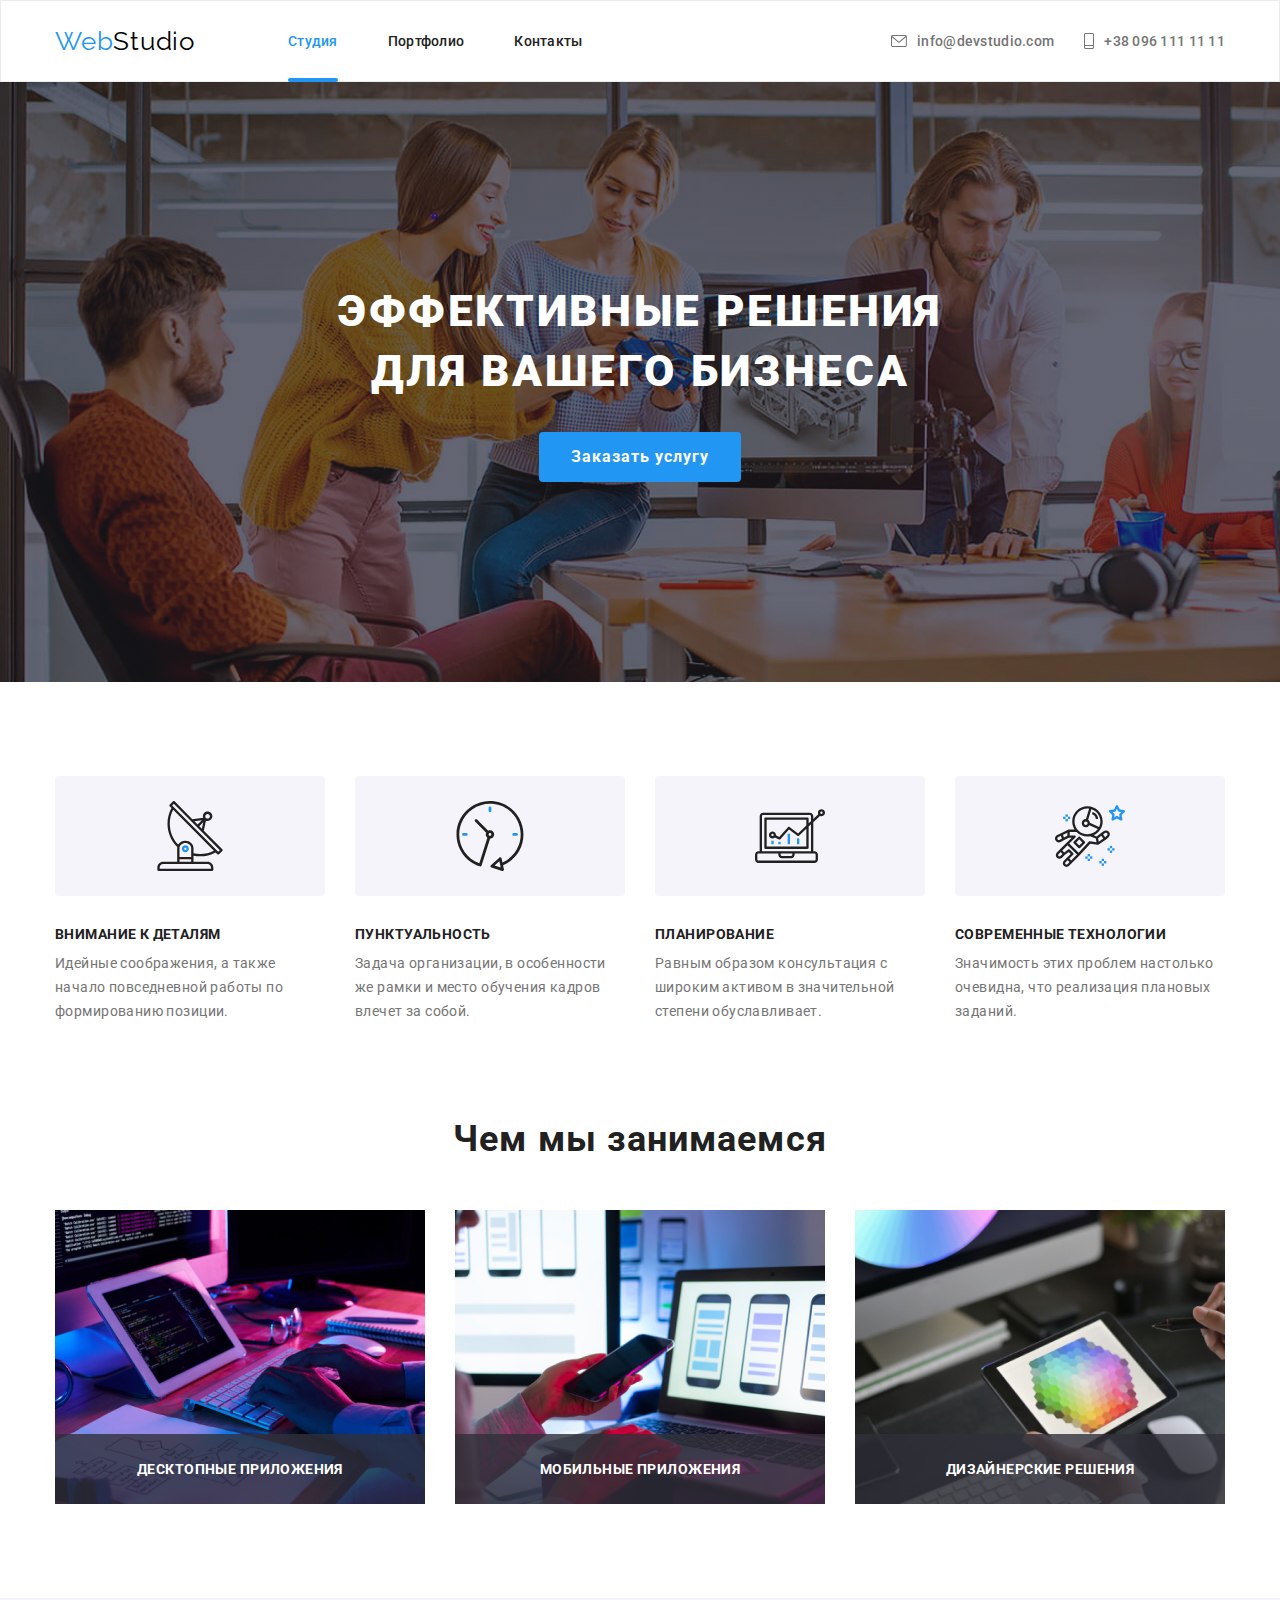
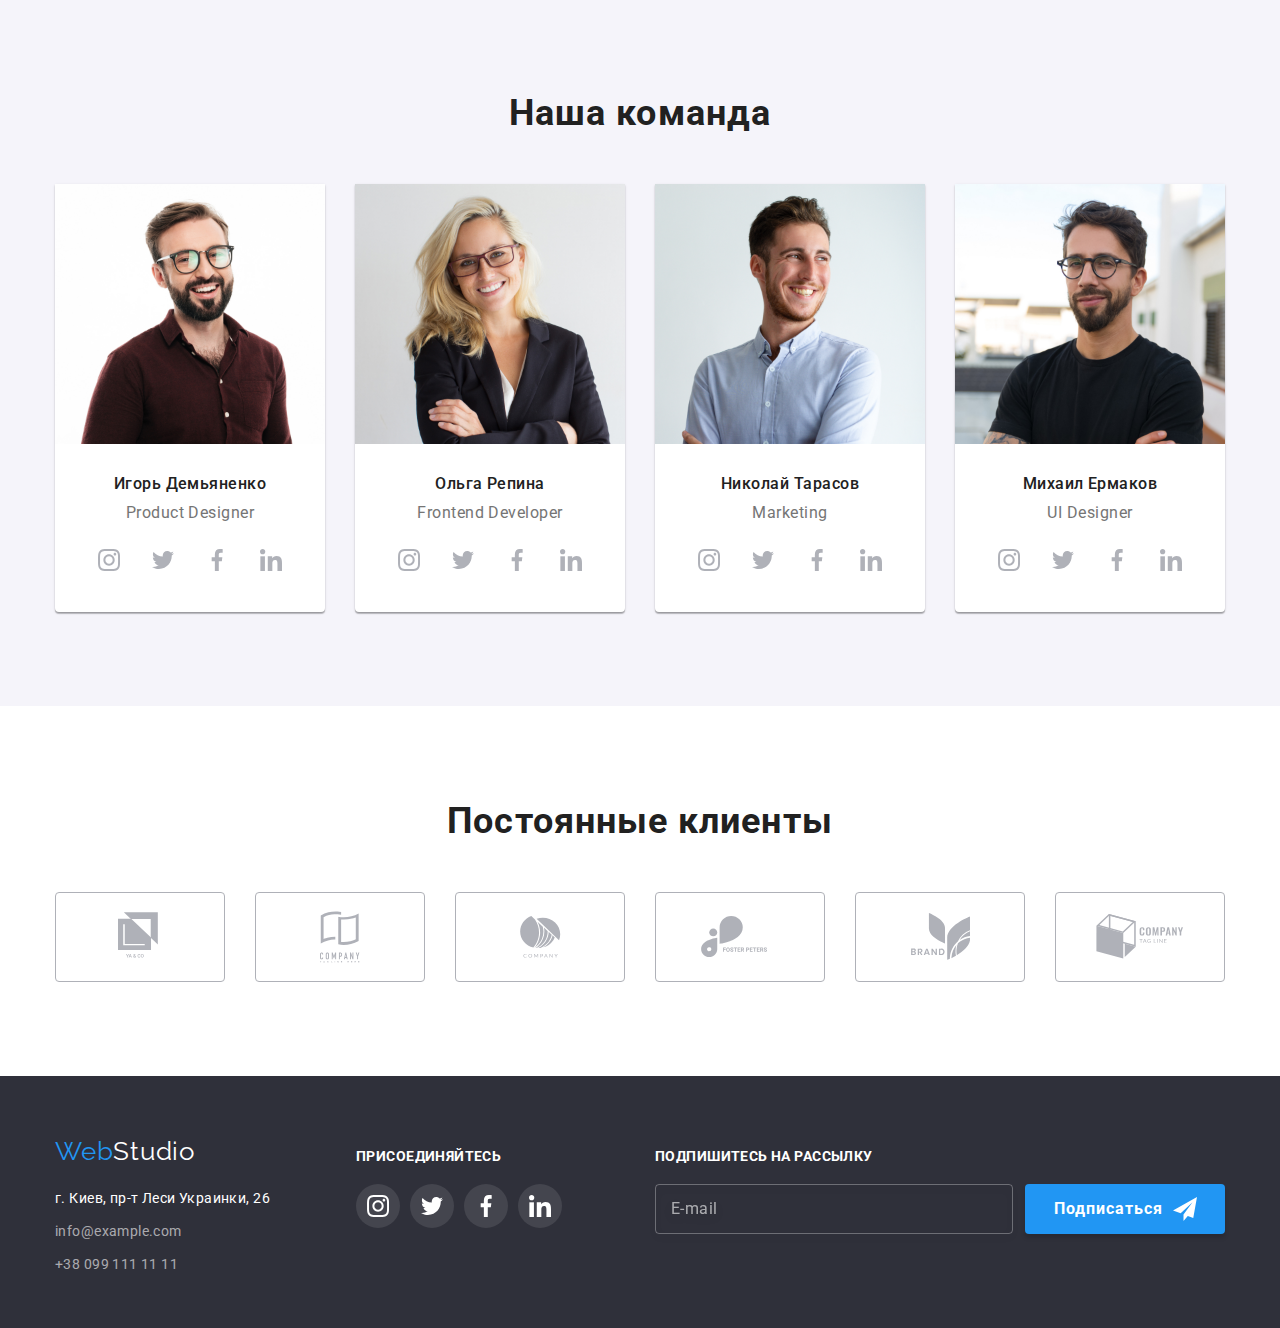
<file: index.html>
<!DOCTYPE html>
<html lang="ru">
<head>
    <meta charset="UTF-8">
    <meta name="viewport" content="width=device-width, initial-scale=1.0">
    <title>WebStudio</title>
    <link rel="stylesheet" href="./css/modern-normalize.css">
    <link rel="stylesheet" href="./css/main.min.css">
    <link rel="preconnect" href="https://fonts.gstatic.com">
    <link href="https://fonts.googleapis.com/css2?family=Raleway:wght@700&family=Roboto:wght@400;500;700;900&display=swap" rel="stylesheet">
</head>
<body>
    <header class="header">
        <div class="container">
            <nav class="navigation">
                <a lang="en" class="logotype" href="./index.html">Web<span class="logo-studio">Studio</span></a>
                <ul class="navigation-list">
                    <li class="navigation-list-item">
                        <a class="current-link" href="./index.html">Студия</a>
                    </li>
                    <li class="navigation-list-item">
                        <a class="navigation-list-link" href="./portfolio.html">Портфолио</a>
                    </li>
                    <li class="navigation-list-item">
                        <a class="navigation-list-link" href="#">Контакты</a>
                    </li>
                </ul>
            </nav>
                <ul class="contacts-list">
                    <li class="contacts-list-item">
                        <a class="contacts-list-link" href="mailto:info@devstudio.com">info@devstudio.com
                            <svg class="contacts-list-icon envelope">
                                <use href="./images/sprite.svg#icon-envelope"></use>
                            </svg>
                        </a>
                    </li>
                    <li class="contacts-list-item">
                        <a class="contacts-list-link" href="tel:+380961111111">+38 096 111 11 11
                            <svg class="contacts-list-icon phone">
                                <use href="./images/sprite.svg#icon-phone"></use>
                            </svg>
                        </a>
                    </li>
                </ul>
            </div>
    </header>
    <main class="main-content">
        <section class="hero">
            <div class="container">
                <h1 class="main-title">Эффективные решения для вашего бизнеса</h1>
                <button class="order-btn" type="button" data-modal-open>Заказать услугу</button>
            </div>
        </section>
        <!--FEATURES-->
        <section class="features section-padding">
            <div class="container">
                <h2 class="visually-hidden">Особенности нашей работы</h2>
                <ul class="features-list">
                    <li class="features-list-item">
                        <div class="icon-container">
                            <svg class="feature-icon">
                                <use href="./images/sprite.svg#icon-antenna"></use>
                            </svg>
                        </div>                      
                        <h3 class="features-list-title">Внимание к деталям</h3>
                            <p class="features-list-description">Идейные соображения, а также начало повседневной работы по формированию позиции.</p>
                    </li>
                    <li class="features-list-item">
                        <div class="icon-container">
                            <svg class="feature-icon">
                                <use href="./images/sprite.svg#icon-clock"></use>
                            </svg>
                        </div>
                        <h3 class="features-list-title">Пунктуальность</h3>
                            <p class="features-list-description">Задача организации, в особенности же рамки и место обучения кадров влечет за собой.</p>
                    </li>
                    <li class="features-list-item">
                        <div class="icon-container">
                            <svg class="feature-icon">
                                <use href="./images/sprite.svg#icon-diagram"></use>
                            </svg>
                        </div>
                        <h3 class="features-list-title">Планирование</h3>
                            <p class="features-list-description">Равным образом консультация с широким активом в значительной степени обуславливает.</p>
                    </li>
                    <li class="features-list-item">
                        <div class="icon-container">
                            <svg class="feature-icon">
                                <use href="./images/sprite.svg#icon-astronaut"></use>
                            </svg>
                        </div>
                        <h3 class="features-list-title">Современные технологии</h3>
                            <p class="features-list-description">Значимость этих проблем настолько очевидна, что реализация плановых заданий.</p>
                    </li>
                </ul>
            </div>
        </section>
        <!--WHAT_WE_DO-->
        <section class="activity">
            <div class="container">
                <h2 class="activity-title">Чем мы занимаемся</h2>
                <ul class="activity-list">
                    <li class="activity-list-item">
                        <img src="./images/what-we-do/wwd_img1.jpg" alt="процесс разработки" width="370" height="294">
                        <div class="activity-description-wrapper">
                            <p class="activity-description">Десктопные приложения</p>
                        </div>
                    </li>
                    <li class="activity-list-item">
                        <img src="./images/what-we-do/wwd_img2.jpg" alt="процесс разработки" width="370" height="294">
                        <div class="activity-description-wrapper">
                            <p class="activity-description">Мобильные приложения</p>
                        </div>
                    </li>
                    <li class="activity-list-item">
                        <img src="./images/what-we-do/wwd_img3.jpg" alt="процесс разработки" width="370" height="294">
                        <div class="activity-description-wrapper">
                            <p class="activity-description">Дизайнерские решения</p>
                        </div>
                    </li>
                </ul>
            </div>
        </section>
        <!--OUR_TEAM-->
        <section class="team section-padding">
            <div class="container">
                <h2 class="team-title">Наша команда</h2>
                <ul class="team-member-list">
                    <li class="team-element">
                        <img src="./images/team/igor-d.jpg" alt="Игорь узнал твою зарплату и смеется" class="team-member" width="270" height="260" >
                            <div class="member-card">
                                <h3 class="team-member-title">Игорь Демьяненко</h3>
                                    <p class="team-member-position" lang="en">Product Designer</p>
                                    <ul class="social-link-list">
                                        <li class="social-link-list-item">
                                            <a href="/" class="social-link-link">
                                                <svg class="social-link-icon">
                                                    <use href="./images/sprite.svg#icon-instagram"></use>
                                                </svg>
                                            </a>
                                        </li>
                                        <li class="social-link-list-item">
                                            <a href="/" class="social-link-link">
                                                <svg class="social-link-icon">
                                                    <use href="./images/sprite.svg#icon-twitter"></use>
                                                </svg>
                                            </a>
                                        </li>
                                        <li class="social-link-list-item">
                                            <a href="/" class="social-link-link">
                                                <svg class="social-link-icon">
                                                    <use href="./images/sprite.svg#icon-facebook"></use>
                                                </svg>
                                            </a>
                                        </li>
                                        <li class="social-link-list-item">
                                            <a href="/" class="social-link-link">
                                                <svg class="social-link-icon">
                                                    <use href="./images/sprite.svg#icon-linkedin"></use>
                                                </svg>
                                            </a>
                                        </li>
                                    </ul>
                            </div>
                    </li>
                    <li class="team-element">
                        <img src="./images/team/olga-r.jpg" alt="Ольга увидела тебя в плавках" class="team-member" width="270" height="260">
                            <div class="member-card">
                                <h3 class="team-member-title">Ольга Репина</h3>
                                    <p class="team-member-position" lang="en">Frontend Developer</p>
                                    <ul class="social-link-list">
                                        <li class="social-link-list-item">
                                            <a href="/" class="social-link-link">
                                                <svg class="social-link-icon">
                                                    <use href="./images/sprite.svg#icon-instagram"></use>
                                                </svg>
                                            </a>
                                        </li>
                                        <li class="social-link-list-item">
                                            <a href="/" class="social-link-link">
                                                <svg class="social-link-icon">
                                                    <use href="./images/sprite.svg#icon-twitter"></use>
                                                </svg>
                                            </a>
                                        </li>
                                        <li class="social-link-list-item">
                                            <a href="/" class="social-link-link">
                                                <svg class="social-link-icon">
                                                    <use href="./images/sprite.svg#icon-facebook"></use>
                                                </svg>
                                            </a>
                                        </li>
                                        <li class="social-link-list-item">
                                            <a href="/" class="social-link-link">
                                                <svg class="social-link-icon">
                                                    <use href="./images/sprite.svg#icon-linkedin"></use>
                                                </svg>
                                            </a>
                                        </li>
                                    </ul>
                            </div>
                    </li>
                    <li class="team-element">
                        <img src="./images/team/nick-t.jpg" alt="Николай смеется сквозь боль" class="team-member" width="270" height="260">
                            <div class="member-card">
                                <h3 class="team-member-title">Николай Тарасов</h3>
                                    <p class="team-member-position" lang="en">Marketing</p>
                                    <ul class="social-link-list">
                                        <li class="social-link-list-item">
                                            <a href="/" class="social-link-link">
                                                <svg class="social-link-icon">
                                                    <use href="./images/sprite.svg#icon-instagram"></use>
                                                </svg>
                                            </a>
                                        </li>
                                        <li class="social-link-list-item">
                                            <a href="/" class="social-link-link">
                                                <svg class="social-link-icon">
                                                    <use href="./images/sprite.svg#icon-twitter"></use>
                                                </svg>
                                            </a>
                                        </li>
                                        <li class="social-link-list-item">
                                            <a href="/" class="social-link-link">
                                                <svg class="social-link-icon">
                                                    <use href="./images/sprite.svg#icon-facebook"></use>
                                                </svg>
                                            </a>
                                        </li>
                                        <li class="social-link-list-item">
                                            <a href="/" class="social-link-link">
                                                <svg class="social-link-icon">
                                                    <use href="./images/sprite.svg#icon-linkedin"></use>
                                                </svg>
                                            </a>
                                        </li>
                                    </ul>
                            </div>
                    </li>
                    <li class="team-element">
                        <img src="./images/team/mick-e.jpg" alt="Миша услышал твой любимый анекдот про старого еврея" class="team-member" width="270" height="260">
                            <div class="member-card">
                                <h3 class="team-member-title">Михаил Ермаков</h3>
                                    <p class="team-member-position" lang="en">UI Designer</p>
                                    <ul class="social-link-list">
                                        <li class="social-link-list-item">
                                            <a href="/" class="social-link-link">
                                                <svg class="social-link-icon">
                                                    <use href="./images/sprite.svg#icon-instagram"></use>
                                                </svg>
                                            </a>
                                        </li>
                                        <li class="social-link-list-item">
                                            <a href="/" class="social-link-link">
                                                <svg class="social-link-icon">
                                                    <use href="./images/sprite.svg#icon-twitter"></use>
                                                </svg>
                                            </a>
                                        </li>
                                        <li class="social-link-list-item">
                                            <a href="/" class="social-link-link">
                                                <svg class="social-link-icon">
                                                    <use href="./images/sprite.svg#icon-facebook"></use>
                                                </svg>
                                            </a>
                                        </li>
                                        <li class="social-link-list-item">
                                            <a href="/" class="social-link-link">
                                                <svg class="social-link-icon">
                                                    <use href="./images/sprite.svg#icon-linkedin"></use>
                                                </svg>
                                            </a>
                                        </li>
                                    </ul>
                            </div>
                    </li>
                </ul>
            </div>
        </section>
        <section class="clients section-padding">
            <div class="container">
                <h2 class="clients-title">Постоянные клиенты</h2>
                <ul class="clients-list">
                    <li class="clients-list-item">
                        <a href="/" class="clients-link">
                            <svg class="clients-icon first-client">
                                <use href="./images/sprite.svg#icon-logo-1"></use>
                            </svg>
                        </a>
                    </li>
                    <li class="clients-list-item">
                        <a href="/" class="clients-link">
                            <svg class="clients-icon second-client">
                                <use href="./images/sprite.svg#icon-logo-2"></use>
                            </svg>
                        </a>
                    </li>
                    <li class="clients-list-item">
                        <a href="/" class="clients-link">
                            <svg class="clients-icon third-client">
                                <use href="./images/sprite.svg#icon-logo-3"></use>
                            </svg>
                        </a>
                    </li>
                    <li class="clients-list-item">
                        <a href="/" class="clients-link">
                            <svg class="clients-icon fourth-client">
                                <use href="./images/sprite.svg#icon-logo-4"></use>
                            </svg>
                        </a>
                    </li>
                    <li class="clients-list-item">
                        <a href="/" class="clients-link">
                            <svg class="clients-icon fifth-client">
                                <use href="./images/sprite.svg#icon-logo-5"></use>
                            </svg>
                        </a>
                    </li>
                    <li class="clients-list-item">
                        <a href="/" class="clients-link">
                            <svg class="clients-icon sixth-client">
                                <use href="./images/sprite.svg#icon-logo-6"></use>
                            </svg>
                        </a>
                    </li>
                </ul>
            </div>
        </section>
    </main>
        <footer class="footer">
            <div class="container">
                <div class="address-container">
                    <a lang="en" class="logotype-footer" href="./index.html">Web<span class="logo-studio-footer">Studio</span></a>
                    <address class="address-block">     
                        <p class="address">г. Киев, пр-т Леси Украинки, 26</p>
                        <ul class="contacts-footer-list">
                            <li class="contacts-footer-element">
                                <a class="contacts-footer-item" href="#">info@example.com</a>
                            </li>
                            <li class="contacts-footer-element">
                                <a class="contacts-footer-item" href="#">+38 099 111 11 11</a>
                            </li>
                        </ul>
                    </address>
                </div>
                <div class="social-footer-container">
                    <p class="invite">Присоединяйтесь</p>
                    <ul class="social-link-list">
                        <li class="social-link-list-item">
                            <a href="/" class="social-link-link">
                                <svg class="social-link-icon dark">
                                    <use href="./images/sprite.svg#icon-instagram"></use>
                                </svg>
                            </a>
                        </li>
                        <li class="social-link-list-item">
                            <a href="/" class="social-link-link">
                                <svg class="social-link-icon dark">
                                    <use href="./images/sprite.svg#icon-twitter"></use>
                                </svg>
                            </a>
                        </li>
                        <li class="social-link-list-item">
                            <a href="/" class="social-link-link">
                                <svg class="social-link-icon dark">
                                    <use href="./images/sprite.svg#icon-facebook"></use>
                                </svg>
                            </a>
                        </li>
                        <li class="social-link-list-item">
                            <a href="/" class="social-link-link">
                                <svg class="social-link-icon dark">
                                    <use href="./images/sprite.svg#icon-linkedin"></use>
                                </svg>
                            </a>
                        </li>
                    </ul>
                </div> 
                <div class="mailing-container">
                    <form class="mailing-form">
                        <div class="mailing-form-wrapper">
                            <div class="email-area-wrapper">
                                <label for="mail" class="mailing-label">Подпишитесь на рассылку</label>
                                <input type="email" name="user-email-mailing" class="mailing-input" id="email" placeholder="E-mail">
                            </div>
                            <div class="mailing-btn-wrapper">
                                <button class="mailing-btn" type="submit">
                                    Подписаться
                                    <svg class="mailing-icon">
                                        <use href="./images/sprite.svg#icon-telegram"></use>
                                    </svg>
                                </button>
                            </div>
                        </div>
                    </form>
                </div> 
            </div>
        </footer>
        <div class="backdrop  is-hidden" data-modal>
            <div class="modal">
                <button type="button" class="close-modal-btn" data-modal-close>
                    <svg class="close-modal-icon">
                        <use href="./images/sprite.svg#icon-cross"></use>
                    </svg>
                </button>
                <p class="form-text">
                    Оставьте свои данные, мы вам перезвоним
                </p>
                <form class="modal-form">
                    <div class="user-data-wrapper">
                        <div class="modal-field-wrapper">
                            <label class="modal-label" for="user-name">
                                Имя
                            </label>
                            <span class="modal-input-wrapper">
                                <input type="text" name="username" class="modal-input" id="user-name">
                                <svg class="user-data-icon">
                                    <use href="./images/sprite.svg#icon-modal-person"></use>
                                </svg>
                            </span>
                        </div>
                        
                        <div class="modal-field-wrapper">
                            <label class="modal-label" for="phone">
                                Телефон
                            </label>
                            <span class="modal-input-wrapper">
                                <input type="tel" name="user-phone-number" class="modal-input" id="phone">
                                <svg class="user-data-icon">
                                    <use href="./images/sprite.svg#icon-modal-phone"></use>
                                </svg>
                            </span>
                        </div>
                        
                        <div class="modal-field-wrapper">
                            <label class="modal-label" for="mail">
                                Почта
                            </label>
                            <span class="modal-input-wrapper">
                                <input type="email" name="user-email" class="modal-input" id="mail">
                                <svg class="user-data-icon">
                                    <use href="./images/sprite.svg#icon-modal-email"></use>
                                </svg>
                            </span>
                        </div>

                        <div class="modal-field-wrapper">
                            <label class="modal-label">
                                Комментарий
                            </label>
                            <textarea name="user-comment" class="comment-field" placeholder="Введите текст"></textarea>
                        </div>
                    </div>

                    <div class="policy-wrapper">
                        <input type="checkbox" name="agreement-policy" class="agreement-check visually-hidden" id="agreement">
                        <label for="agreement" class="checkbox-label">Соглашаюсь с рассылкой и принимаю <a href="" class="policy-link">Условия договора</a> </label>
                    </div>
                    <button type="submit" class="modal-send-btn">Отправить</button>
                </form>
            </div>
        </div>
        <script src="./js/modal.js"></script>
    </body>
</html>
</file>
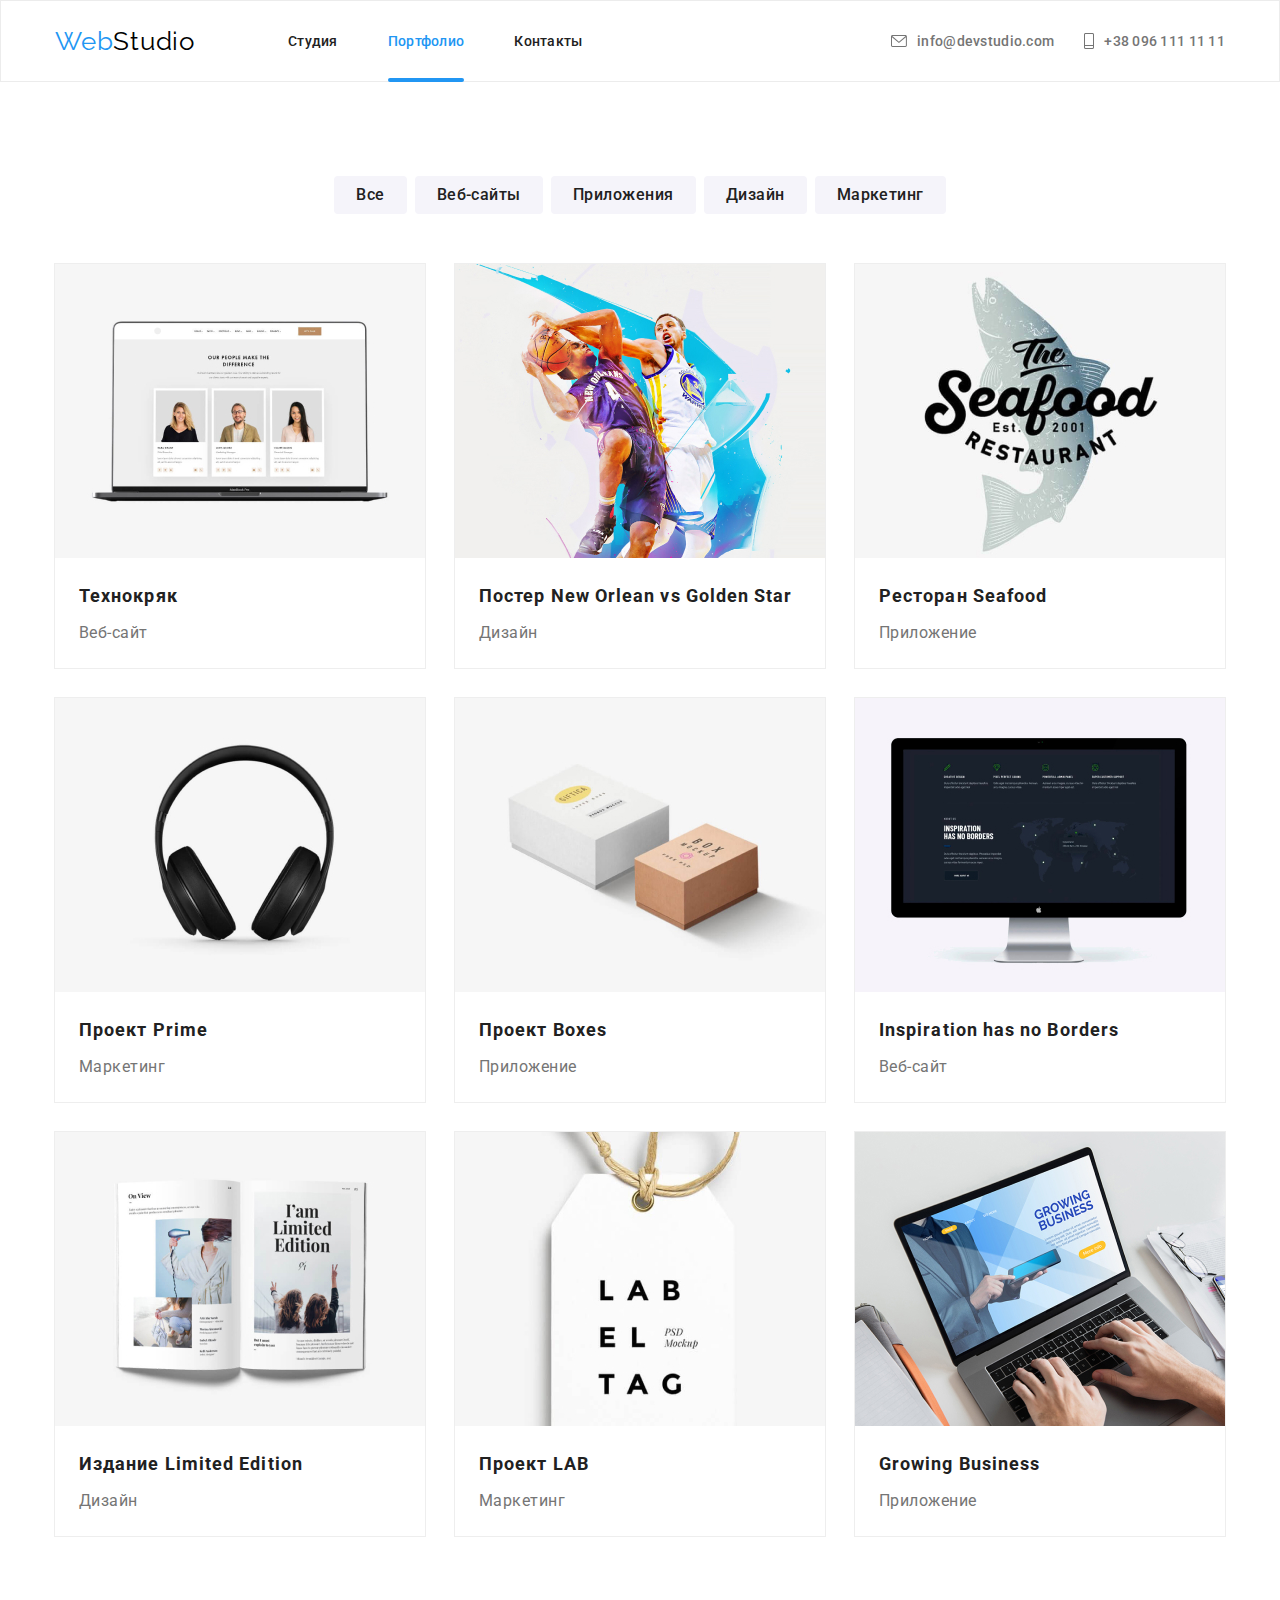
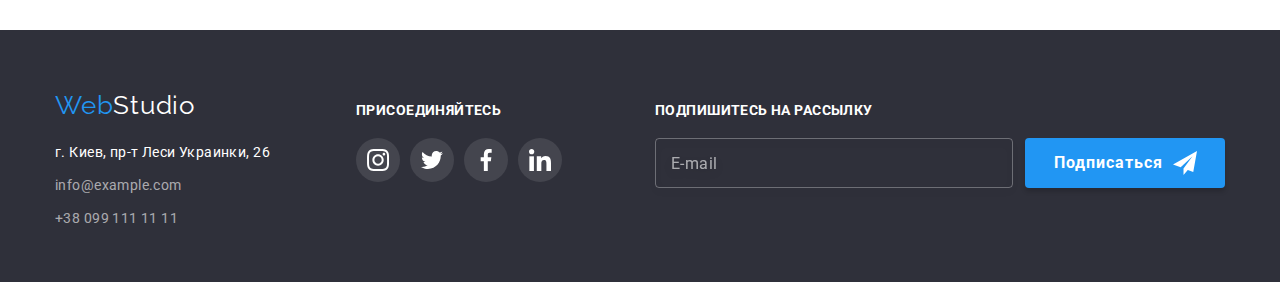
<file: portfolio.html>
<!DOCTYPE html>
<html lang="ru">
<head>
    <meta charset="UTF-8">
    <meta name="viewport" content="width=device-width, initial-scale=1.0">
    <title>portfolio</title>
    <link rel="stylesheet" href="./css/modern-normalize.css">
    <link rel="stylesheet" href="./css/main.min.css">
    <link rel="preconnect" href="https://fonts.gstatic.com">
    <link href="https://fonts.googleapis.com/css2?family=Raleway:wght@700&family=Roboto:wght@400;500;700;900&display=swap" rel="stylesheet">
</head>
<body>
    <header class="header">
        <div class="container">
            <nav class="navigation">
                <a lang="en" class="logotype" href="./index.html">Web<span class="logo-studio">Studio</span></a>
                <ul class="navigation-list">
                    <li class="navigation-list-item">
                        <a class="navigation-list-link" href="./index.html">Студия</a>
                    </li>
                    <li class="navigation-list-item">
                        <a class="current-link" href="./portfolio.html">Портфолио</a>
                    </li>
                    <li class="navigation-list-item">
                        <a class="navigation-list-link" href="#">Контакты</a>
                    </li>
                </ul>
            </nav>
                <ul class="contacts-list">
                    <li class="contacts-list-item">
                        <a class="contacts-list-link" href="mailto:info@devstudio.com">info@devstudio.com
                            <svg class="contacts-list-icon envelope">
                                <use href="./images/sprite.svg#icon-envelope"></use>
                            </svg>
                        </a>
                    </li>
                    <li class="contacts-list-item">
                        <a class="contacts-list-link" href="tel:+380961111111">+38 096 111 11 11
                            <svg class="contacts-list-icon phone">
                                <use href="./images/sprite.svg#icon-phone"></use>
                            </svg>
                        </a>
                    </li>
                </ul>
            </div>
    </header>
    <main>
        <!--Portfolio-->
        <section class="portfolio-general  section-padding">
            <div class="container">
                <h1 hidden>Каталог работ</h1>
                <ul class="filter-list">
                    <li class="filter-list-item">
                        <button class="filter-btn" type="button">Все</button>
                    </li>
                    <li class="filter-list-item">
                        <button class="filter-btn" type="button">Веб-сайты</button>
                    </li>
                    <li class="filter-list-item">
                        <button class="filter-btn" type="button">Приложения</button>
                    </li>
                    <li class="filter-list-item">
                        <button class="filter-btn" type="button">Дизайн</button>
                    </li>
                    <li class="filter-list-item">
                        <button class="filter-btn" type="button">Маркетинг</button>
                    </li>
                </ul>
                <ul class="portfolio-list">
                    <li class="portfolio-list-item">
                        <a class="portfolio-list-link" href="#">
                            <div class="portfolio-img-wrapper">
                                <img src="./images/portfolio/project-first.jpg" alt="ноутбук" width="370" height="294">
                                <div class="overlay-wrapper">
                                    <p class="overlay">Технокряк это современная площадка распространения коронавируса. Компании используют эту платформу
                                        для цифрового
                                        шпионажа и атак на защищённые сервера конкурентов.</p>
                                </div>
                            </div>
                            <div class="portfolio-card-container">
                                <h2 class="portfolio-list-title">Технокряк</h2>
                                <p class="portfolio-list-description">Веб-сайт</p>
                            </div>      
                        </a>
                    </li>
                    <li class="portfolio-list-item">
                        <a class="portfolio-list-link" href="#">
                            <div class="portfolio-img-wrapper">
                                <img src="./images/portfolio/project-second.jpg" alt="баскетболисты" width="370" height="294">
                                <div class="overlay-wrapper">
                                    <p class="overlay">Технокряк это современная площадка распространения коронавируса. Компании используют эту
                                        платформу
                                        для цифрового
                                        шпионажа и атак на защищённые сервера конкурентов.</p>
                                </div>
                            </div>
                            <div class="portfolio-card-container">
                                <h2 class="portfolio-list-title">Постер <span lang="en">New Orlean vs Golden Star</span></h2>
                                <p class="portfolio-list-description">Дизайн</p>
                            </div>
                        </a>
                    </li>
                    <li class="portfolio-list-item">
                        <a class="portfolio-list-link" href="#">
                            <div class="portfolio-img-wrapper">
                                <img src="./images/portfolio/project-third.jpg" alt="логотип ресторана" width="370" height="294">
                                <div class="overlay-wrapper">
                                    <p class="overlay">Технокряк это современная площадка распространения коронавируса. Компании используют эту
                                        платформу
                                        для цифрового
                                        шпионажа и атак на защищённые сервера конкурентов.</p>
                                </div>
                            </div>
                            <div class="portfolio-card-container">
                                <h2 class="portfolio-list-title">Ресторан <span lang="en">Seafood</span></h2>
                                <p class="portfolio-list-description">Приложение</p>
                            </div>
                        </a>
                    </li>
                    <li class="portfolio-list-item">
                        <a class="portfolio-list-link" href="#">
                            <div class="portfolio-img-wrapper">
                                <img src="./images/portfolio/project-fourth.jpg" alt="наушники" width="370" height="294">
                                <div class="overlay-wrapper">
                                    <p class="overlay">Технокряк это современная площадка распространения коронавируса. Компании используют эту
                                        платформу
                                        для цифрового
                                        шпионажа и атак на защищённые сервера конкурентов.</p>
                                </div>
                            </div>
                            <div class="portfolio-card-container">
                                <h2 class="portfolio-list-title">Проект <span lang="en">Prime</span></h2>
                                <p class="portfolio-list-description">Маркетинг</p>
                            </div>                          
                        </a>
                    </li>
                    <li class="portfolio-list-item">
                        <a class="portfolio-list-link" href="#">
                            <div class="portfolio-img-wrapper">
                                <img src="./images/portfolio/project-fifth.jpg" alt=" две коробки" width="370" height="294">
                                <div class="overlay-wrapper">
                                    <p class="overlay">Технокряк это современная площадка распространения коронавируса. Компании используют эту
                                        платформу
                                        для цифрового
                                        шпионажа и атак на защищённые сервера конкурентов.</p>
                                </div>
                            </div>
                            <div class="portfolio-card-container">
                                <h2 class="portfolio-list-title">Проект <span lang="en">Boxes</span></h2>
                                <p class="portfolio-list-description">Приложение</p>
                            </div>
                        </a>
                    </li>
                    <li class="portfolio-list-item">
                        <a class="portfolio-list-link" href="#">
                            <div class="portfolio-img-wrapper">
                                <img src="./images/portfolio/project-sixth.jpg" alt="компьютер моноблок" width="370" height="294">
                                <div class="overlay-wrapper">
                                    <p class="overlay">Технокряк это современная площадка распространения коронавируса. Компании используют эту
                                        платформу
                                        для цифрового
                                        шпионажа и атак на защищённые сервера конкурентов.</p>
                                </div>
                            </div>                        
                            <div class="portfolio-card-container">
                                <h2 class="portfolio-list-title"><span lang="en">Inspiration has no Borders</span></h2>
                                <p class="portfolio-list-description">Веб-сайт</p>
                            </div>
                        </a>
                    </li>
                    <li class="portfolio-list-item">
                        <a class="portfolio-list-link" href="#">
                            <div class="portfolio-img-wrapper">
                                <img src="./images/portfolio/project-seventh.jpg" alt="раскрытая книга" width="370" height="294">
                                <div class="overlay-wrapper">
                                    <p class="overlay">Технокряк это современная площадка распространения коронавируса. Компании используют эту
                                        платформу
                                        для цифрового
                                        шпионажа и атак на защищённые сервера конкурентов.</p>
                                </div>
                            </div>
                            <div class="portfolio-card-container">
                                <h2 class="portfolio-list-title">Издание <span lang="en">Limited Edition</span></h2>
                                <p class="portfolio-list-description">Дизайн</p>
                            </div>
                        </a>
                    </li>
                    <li class="portfolio-list-item">
                        <a class="portfolio-list-link" href="#">
                            <div class="portfolio-img-wrapper">
                                <img src="./images/portfolio/project-eighth.jpg" alt="ярлык" width="370" height="294">
                                <div class="overlay-wrapper">
                                    <p class="overlay">Технокряк это современная площадка распространения коронавируса. Компании используют эту
                                        платформу
                                        для цифрового
                                        шпионажа и атак на защищённые сервера конкурентов.</p>
                                </div>
                            </div>
                            <div class="portfolio-card-container">
                                <h2 class="portfolio-list-title">Проект <span lang="en">LAB</span></h2>
                                <p class="portfolio-list-description">Маркетинг</p>
                            </div>
                        </a>
                    </li>
                    <li class="portfolio-list-item">
                        <a class="portfolio-list-link" href="#">
                            <div class="portfolio-img-wrapper">
                                <img src="./images/portfolio/project-ninth.jpg" alt="работа на ноутбуке" width="370" height="294">
                                <div class="overlay-wrapper">
                                    <p class="overlay">Технокряк это современная площадка распространения коронавируса. Компании используют эту
                                        платформу
                                        для цифрового
                                        шпионажа и атак на защищённые сервера конкурентов.</p>
                                </div>
                            </div>
                            <div class="portfolio-card-container">
                                <h2 class="portfolio-list-title"><span lang="en">Growing Business</span></h2>
                                <p class="portfolio-list-description">Приложение</p>
                            </div>                         
                        </a>
                    </li>
                </ul>
            </div>
        </section>
    </main>
    <footer class="footer">
        <div class="container">
            <div class="address-container">
                <a lang="en" class="logotype-footer" href="./index.html">Web<span
                        class="logo-studio-footer">Studio</span></a>
                <address class="address-block">
                    <p class="address">г. Киев, пр-т Леси Украинки, 26</p>
                    <ul class="contacts-footer-list">
                        <li class="contacts-footer-element">
                            <a class="contacts-footer-item" href="#">info@example.com</a>
                        </li>
                        <li class="contacts-footer-element">
                            <a class="contacts-footer-item" href="#">+38 099 111 11 11</a>
                        </li>
                    </ul>
                </address>
            </div>
            <div class="social-footer-container">
                <p class="invite">Присоединяйтесь</p>
                <ul class="social-link-list">
                    <li class="social-link-list-item">
                        <a href="/" class="social-link-link">
                            <svg class="social-link-icon dark">
                                <use href="./images/sprite.svg#icon-instagram"></use>
                            </svg>
                        </a>
                    </li>
                    <li class="social-link-list-item">
                        <a href="/" class="social-link-link">
                            <svg class="social-link-icon dark">
                                <use href="./images/sprite.svg#icon-twitter"></use>
                            </svg>
                        </a>
                    </li>
                    <li class="social-link-list-item">
                        <a href="/" class="social-link-link">
                            <svg class="social-link-icon dark">
                                <use href="./images/sprite.svg#icon-facebook"></use>
                            </svg>
                        </a>
                    </li>
                    <li class="social-link-list-item">
                        <a href="/" class="social-link-link">
                            <svg class="social-link-icon dark">
                                <use href="./images/sprite.svg#icon-linkedin"></use>
                            </svg>
                        </a>
                    </li>
                </ul>
            </div>
            <div class="mailing-container">
                <form class="mailing-form">
                    <div class="mailing-form-wrapper">
                        <div class="email-area-wrapper">
                            <label for="mail" class="mailing-label">Подпишитесь на рассылку</label>
                            <input type="email" name="user-email-mailing" class="mailing-input" id="mail"
                                placeholder="E-mail">
                        </div>
                        <div class="mailing-btn-wrapper">
                            <button class="mailing-btn" type="submit">
                                Подписаться
                                <svg class="mailing-icon">
                                    <use href="./images/sprite.svg#icon-telegram"></use>
                                </svg>
                            </button>
                        </div>
                    </div>
                </form>
            </div>
        </div>
    </footer>
</body>
</html>
</file>
<file: css/main.min.css>
:root{--main-color: #ffffff;--logo-studio-header-color: #000000;--header-hero-footer-bg-color: #2f303a;--accent-color: #2196f3;--description-color: #757575;--title-and-nav-font-color: #212121;--bg-color-secondary: #f5f4fa;--common-font-size: 16px;--contact-footer-color: #ffffff99;--border-header-color: #ececec;--border-items-color: #eeeeee;--hover-button-color: #188ce8;--social-link-primary-color: #afb1b8;--social-link-footer-color: rgba(255, 255, 255, 0.1)}.visually-hidden{position:absolute !important;clip:rect(1px 1px 1px 1px);clip:rect(1px, 1px, 1px, 1px);padding:0 !important;border:0 !important;height:1px !important;width:1px !important;overflow:hidden}body{font-family:"Roboto", sans-serif;letter-spacing:0.03em;background-color:var(--main-color)}h1,h2,h3,h4,h5,h6,p{margin:0}ul,ol{margin:0;padding:0}img{display:block}.section-padding{padding-top:94px;padding-bottom:94px}ul[class*="list"]{list-style:none}.container{width:1200px;padding-left:15px;padding-right:15px;margin-left:auto;margin-right:auto}.header .container{display:-webkit-box;display:-ms-flexbox;display:flex;-webkit-box-align:center;-ms-flex-align:center;align-items:center}.hero .container{text-align:center;padding:200px 252px}.activity .container{text-align:center}.team .container{text-align:center}.modal-send-btn{width:200px;height:50px;color:var(--main-color);background-color:var(--accent-color);font-weight:700;font-size:16px;line-height:1.875;letter-spacing:0.06em;-webkit-box-shadow:0px 4px 4px rgba(0,0,0,0.15);box-shadow:0px 4px 4px rgba(0,0,0,0.15);border-radius:4px;border:none;display:block;margin-right:auto;margin-left:auto;-webkit-transition:background-color 250ms cubic-bezier(0.4, 0, 0.2, 1);transition:background-color 250ms cubic-bezier(0.4, 0, 0.2, 1)}.modal-send-btn:hover,.modal-send-btn:focus{background-color:var(--hover-button-color)}.social-link-list{display:-webkit-box;display:-ms-flexbox;display:flex;-webkit-box-pack:justify;-ms-flex-pack:justify;justify-content:space-between}.social-link-list-item{display:-webkit-box;display:-ms-flexbox;display:flex}.social-link-link{display:-webkit-box;display:-ms-flexbox;display:flex;-webkit-box-pack:center;-ms-flex-pack:center;justify-content:center;-webkit-box-align:center;-ms-flex-align:center;align-items:center;width:44px;height:44px;background-color:var(--main-color);border-radius:50%;-webkit-transition:background-color 250ms cubic-bezier(0.4, 0, 0.2, 1);transition:background-color 250ms cubic-bezier(0.4, 0, 0.2, 1)}.social-link-link:hover,.social-link-link:focus{background-color:var(--accent-color)}.social-link-icon{width:22px;height:22px;fill:var(--social-link-primary-color);-webkit-transition:fill 250ms cubic-bezier(0.4, 0, 0.2, 1);transition:fill 250ms cubic-bezier(0.4, 0, 0.2, 1)}.social-link-link:hover .social-link-icon,.social-link-link:focus .social-link-icon{fill:var(--main-color)}.social-footer-container{width:206px;padding-top:12px;margin-right:93px}.invite{margin-bottom:20px;text-transform:uppercase;font-style:normal;font-weight:700;font-size:14px;line-height:1.143;letter-spacing:0.03em;color:var(--main-color)}.social-link-link{background-color:var(--social-link-footer-color)}.dark{fill:var(--main-color)}.logotype,.logotype-footer{font-family:"Raleway";text-decoration:none;font-size:26px;line-height:1.192;letter-spacing:0.03em;color:var(--accent-color)}.logotype{margin-right:93px}.logo-studio{color:var(--logo-studio-header-color)}.logo-studio-footer{color:var(--main-color)}.order-btn{padding:10px 32px;border:none;border-radius:4px;font-weight:700;font-size:var(--common-font-size);line-height:1.875;letter-spacing:0.06em;color:var(--main-color);background-color:var(--accent-color);cursor:pointer;-webkit-transition:background-color 250ms cubic-bezier(0.4, 0, 0.2, 1);transition:background-color 250ms cubic-bezier(0.4, 0, 0.2, 1)}.order-btn:hover,.order-btn:focus{background-color:var(--hover-button-color)}.features-list-title{margin-bottom:10px;font-weight:700;font-size:14px;line-height:1.143;letter-spacing:0.03em;text-transform:uppercase;color:var(--title-and-nav-font-color)}.activity-title{margin-bottom:50px;font-weight:700;font-size:36px;line-height:1.167;letter-spacing:0.03em;color:var(--title-and-nav-font-color)}.team-title{margin-bottom:50px;font-weight:700;font-size:36px;line-height:1.167;letter-spacing:0.03em;color:var(--title-and-nav-font-color)}.clients-title{margin-bottom:50px;font-weight:700;font-size:36px;line-height:1.167;letter-spacing:0.03em;color:#212121;text-align:center}.filter-list{display:-webkit-box;display:-ms-flexbox;display:flex;-webkit-box-pack:center;-ms-flex-pack:center;justify-content:center;padding-bottom:50px}.filter-list-item:not(:last-child){margin-right:8px}.filter-btn{padding:6px 22px;border:none;border-radius:4px;font-weight:500;font-size:var(--common-font-size);line-height:1.625;text-align:center;letter-spacing:0.03em;color:var(--title-and-nav-font-color);background-color:var(--bg-color-secondary);cursor:pointer;-webkit-transition:all 250ms cubic-bezier(0.4, 0, 0.2, 1);transition:all 250ms cubic-bezier(0.4, 0, 0.2, 1)}.filter-btn:hover,.filter-btn:focus{background-color:var(--accent-color);color:var(--main-color);-webkit-box-shadow:0px 3px 1px rgba(0,0,0,0.1),0px 1px 2px rgba(0,0,0,0.08),0px 2px 2px rgba(0,0,0,0.12);box-shadow:0px 3px 1px rgba(0,0,0,0.1),0px 1px 2px rgba(0,0,0,0.08),0px 2px 2px rgba(0,0,0,0.12)}.mailing-btn{width:200px;height:50px;font-weight:700;font-size:16px;line-height:1.875;letter-spacing:0.06em;padding-right:62px;padding-left:29px;background:#2196f3;color:var(--main-color);-webkit-box-shadow:0px 4px 4px rgba(0,0,0,0.15);box-shadow:0px 4px 4px rgba(0,0,0,0.15);border-radius:4px;border:none;position:relative;-webkit-transition:background-color 250ms cubic-bezier(0.4, 0, 0.2, 1);transition:background-color 250ms cubic-bezier(0.4, 0, 0.2, 1)}.mailing-btn:hover,.mailing-btn:focus{background-color:var(--hover-button-color)}.mailing-icon{width:24px;height:24px;position:absolute;top:50%;right:28px;-webkit-transform:translateY(-50%);transform:translateY(-50%)}.mailing-form-wrapper{display:-webkit-box;display:-ms-flexbox;display:flex;-webkit-box-align:end;-ms-flex-align:end;align-items:flex-end;margin-top:12px}.mailing-label{font-weight:700;font-size:14px;line-height:1.143;letter-spacing:0.03em;text-transform:uppercase;color:#ffffff;margin-bottom:20px}.email-area-wrapper{display:-webkit-box;display:-ms-flexbox;display:flex;-webkit-box-orient:vertical;-webkit-box-direction:normal;-ms-flex-direction:column;flex-direction:column;margin-right:12px}.mailing-input{width:358px;height:50px;padding-left:15px;border:1px solid rgba(255,255,255,0.3);-webkit-filter:drop-shadow(0px 4px 4px rgba(0,0,0,0.15));filter:drop-shadow(0px 4px 4px rgba(0,0,0,0.15));border-radius:4px;color:var(--main-color);background-color:transparent;outline:none;-webkit-transition:border 250ms cubic-bezier(0.4, 0, 0.2, 1);transition:border 250ms cubic-bezier(0.4, 0, 0.2, 1)}.mailing-input::-webkit-input-placeholder{font-weight:400;font-size:16px;line-height:1.25;letter-spacing:0.03em;color:rgba(255,255,255,0.6)}.mailing-input:-ms-input-placeholder{font-weight:400;font-size:16px;line-height:1.25;letter-spacing:0.03em;color:rgba(255,255,255,0.6)}.mailing-input::-ms-input-placeholder{font-weight:400;font-size:16px;line-height:1.25;letter-spacing:0.03em;color:rgba(255,255,255,0.6)}.mailing-input::placeholder{font-weight:400;font-size:16px;line-height:1.25;letter-spacing:0.03em;color:rgba(255,255,255,0.6)}.mailing-input:focus{border:1px solid var(--hover-button-color)}.overlay-wrapper{width:100%;height:100%;font-weight:400;font-size:18px;line-height:1.556;letter-spacing:0.03em;padding:63px 24px;color:#ffffff;background-color:rgba(33,150,243,0.9);position:absolute;top:0;left:0;-webkit-transform:translateY(100%);transform:translateY(100%);-webkit-transition:-webkit-transform 250ms cubic-bezier(0.4, 0, 0.2, 1);transition:-webkit-transform 250ms cubic-bezier(0.4, 0, 0.2, 1);transition:transform 250ms cubic-bezier(0.4, 0, 0.2, 1);transition:transform 250ms cubic-bezier(0.4, 0, 0.2, 1), -webkit-transform 250ms cubic-bezier(0.4, 0, 0.2, 1)}.portfolio-list-link:hover .overlay-wrapper,.portfolio-list-link:focus .overlay-wrapper{-webkit-transform:translateY(0);transform:translateY(0)}.close-modal-icon{width:11px;height:11px}.close-modal-btn{position:absolute;right:8px;top:8px;width:30px;height:30px;background-color:transparent;border:1px solid rgba(0,0,0,0.1);border-radius:50%;cursor:pointer;-webkit-transition:all 250ms cubic-bezier(0.4, 0, 0.2, 1);transition:all 250ms cubic-bezier(0.4, 0, 0.2, 1)}.close-modal-btn:hover,.close-modal-btn:focus{fill:var(--accent-color)}.modal-form{margin-top:12px}.form-text{font-weight:700;font-size:20px;line-height:1.15;text-align:center;letter-spacing:0.03em;color:var(--title-and-nav-font-color)}.modal-field-wrapper{display:-webkit-box;display:-ms-flexbox;display:flex;-webkit-box-orient:vertical;-webkit-box-direction:normal;-ms-flex-direction:column;flex-direction:column}.modal-field-wrapper:not(:last-child){margin-bottom:10px}.user-data-wrapper{margin-bottom:20px}.modal-label{font-weight:400;font-size:12px;line-height:1.167;letter-spacing:0.01em;color:var(--description-color);margin-bottom:4px}.modal-input{width:100%;height:40px;border:1px solid rgba(33,33,33,0.2);border-radius:4px;padding-left:42px;outline:none;-webkit-transition:border 250ms cubic-bezier(0.4, 0, 0.2, 1);transition:border 250ms cubic-bezier(0.4, 0, 0.2, 1)}.modal-input:focus{border:1px solid var(--accent-color);cursor:pointer}.modal-input-wrapper{display:block;position:relative}.user-data-icon{width:18px;height:18px;position:absolute;top:50%;left:12px;-webkit-transform:translateY(-50%);transform:translateY(-50%);-webkit-transition:fill 250ms cubic-bezier(0.4, 0, 0.2, 1);transition:fill 250ms cubic-bezier(0.4, 0, 0.2, 1)}.modal-input:focus+.user-data-icon{fill:var(--accent-color)}.comment-field{height:120px;resize:none;font-weight:400;font-size:12px;line-height:1.667;letter-spacing:0.01em;color:var(--logo-studio-header-color);border:1px solid rgba(33,33,33,0.2);border-radius:4px;padding-top:12px;padding-bottom:12px;padding-left:16px;padding-right:16px;outline:none;-webkit-transition:border 250ms cubic-bezier(0.4, 0, 0.2, 1);transition:border 250ms cubic-bezier(0.4, 0, 0.2, 1)}.comment-field:focus{border:1px solid var(--accent-color)}.comment-field::-webkit-input-placeholder{font-weight:400;font-size:12px;line-height:1.667;letter-spacing:0.01em;color:rgba(117,117,117,0.5)}.comment-field:-ms-input-placeholder{font-weight:400;font-size:12px;line-height:1.667;letter-spacing:0.01em;color:rgba(117,117,117,0.5)}.comment-field::-ms-input-placeholder{font-weight:400;font-size:12px;line-height:1.667;letter-spacing:0.01em;color:rgba(117,117,117,0.5)}.comment-field::placeholder{font-weight:400;font-size:12px;line-height:1.667;letter-spacing:0.01em;color:rgba(117,117,117,0.5)}.policy-wrapper{width:425px;margin-left:auto;margin-right:auto;margin-bottom:30px}.policy-link{color:var(--accent-color)}.checkbox-label{display:-webkit-box;display:-ms-flexbox;display:flex;-webkit-box-pack:justify;-ms-flex-pack:justify;justify-content:space-between;-webkit-box-align:center;-ms-flex-align:center;align-items:center;font-weight:400;font-size:14px;line-height:1.714;letter-spacing:0.03em;color:var(--description-color)}.checkbox-label::before{display:inline-block;content:"";width:16px;height:15px;border:2px solid var(--title-and-nav-font-color);border-radius:2px;margin-right:8px;-webkit-transition:all 250ms cubic-bezier(0.4, 0, 0.2, 1);transition:all 250ms cubic-bezier(0.4, 0, 0.2, 1)}.agreement-check:focus ~ .checkbox-label::before{-webkit-box-shadow:0 0 0 2px var(--accent-color);box-shadow:0 0 0 2px var(--accent-color)}.agreement-check:checked ~ .checkbox-label::before{background-color:var(--accent-color);background-image:url(../images/icon-check.svg);background-size:contain;background-origin:border-box;border:1px solid var(--accent-color)}.agreement-check{position:absolute}.header{background:var(--main-color);border:1px solid var(--border-header-color)}.navigation-list-link,.current-link,.contacts-list-link{display:inline-block;padding-top:32px;padding-bottom:32px;font-weight:500;font-size:14px;line-height:1.143;letter-spacing:0.02em;color:var(--title-and-nav-font-color);text-decoration:none;-webkit-transition:color 250ms cubic-bezier(0.4, 0, 0.2, 1);transition:color 250ms cubic-bezier(0.4, 0, 0.2, 1)}.navigation{display:-webkit-box;display:-ms-flexbox;display:flex;-webkit-box-align:center;-ms-flex-align:center;align-items:center}.navigation-list{display:-webkit-box;display:-ms-flexbox;display:flex;-webkit-box-align:center;-ms-flex-align:center;align-items:center}.navigation-list-item:not(:last-child){margin-right:50px}.navigation-list-link:hover,.navigation-list-link:focus{color:var(--accent-color)}.current-link{color:var(--accent-color);position:relative}.current-link::after{display:block;content:"";width:100%;height:4px;border-radius:2px;background-color:var(--accent-color);position:absolute;bottom:-1px}.contacts-list{display:-webkit-box;display:-ms-flexbox;display:flex;margin-left:auto}.contacts-list-link{color:var(--description-color);display:-webkit-box;display:-ms-flexbox;display:flex;-webkit-box-align:center;-ms-flex-align:center;align-items:center;-webkit-box-orient:horizontal;-webkit-box-direction:reverse;-ms-flex-direction:row-reverse;flex-direction:row-reverse}.contacts-list-item:not(:last-child){margin-right:30px}.contacts-list-link:hover,.contacts-list-link:focus{color:var(--accent-color)}.envelope{width:16px;height:12px;margin-right:10px;fill:currentColor;-webkit-transition:fill 250ms cubic-bezier(0.4, 0, 0.2, 1);transition:fill 250ms cubic-bezier(0.4, 0, 0.2, 1)}.phone{width:10px;height:16px;margin-right:10px;fill:currentColor;-webkit-transition:fill 250ms cubic-bezier(0.4, 0, 0.2, 1);transition:fill 250ms cubic-bezier(0.4, 0, 0.2, 1)}.contacts-list-link:hover .contacts-list-icon,.contacts-list-link:focus .contacts-list-icon{fill:var(--accent-color)}.hero{background-color:var(--header-hero-footer-bg-color);background-image:-webkit-gradient(linear, left top, left bottom, from(rgba(47,48,58,0.4)), to(rgba(47,48,58,0.4))),url(../images/bg/Img.jpg);background-image:linear-gradient(rgba(47,48,58,0.4), rgba(47,48,58,0.4)),url(../images/bg/Img.jpg);background-size:cover}.main-title{margin-bottom:30px;font-weight:900;font-size:44px;line-height:1.363;letter-spacing:0.06em;text-transform:uppercase;color:var(--main-color)}.icon-container{display:-webkit-box;display:-ms-flexbox;display:flex;-webkit-box-pack:center;-ms-flex-pack:center;justify-content:center;-webkit-box-align:center;-ms-flex-align:center;align-items:center;height:120px;background-color:var(--bg-color-secondary);border-radius:4px;margin-bottom:30px}.feature-icon{width:70px;height:70px}.features-list{display:-webkit-box;display:-ms-flexbox;display:flex}.features-list-item{width:270px;height:auto}.features-list-item:not(:last-child){margin-right:30px}.features-list-description{font-weight:400;font-size:14px;line-height:1.714;letter-spacing:0.03em;color:var(--description-color)}.activity{padding-bottom:94px}.activity-list{display:-webkit-box;display:-ms-flexbox;display:flex;margin:-15px}.activity-list-item{margin:15px;position:relative}.activity-description-wrapper{width:100%;height:70px;font-weight:700;font-size:14px;line-height:1.143;text-align:center;letter-spacing:0.03em;text-transform:uppercase;padding:27px 80px;color:#ffffff;background-color:rgba(47,48,58,0.8);position:absolute;bottom:0px}.team{background-color:var(--bg-color-secondary)}.team-member-list{display:-webkit-box;display:-ms-flexbox;display:flex}.team-member-title{margin-bottom:10px;font-weight:500;font-size:var(--common-font-size);line-height:1.188;letter-spacing:0.03em;color:var(--title-and-nav-font-color)}.team-member-position{font-weight:400;font-size:var(--common-font-size);line-height:1.188;letter-spacing:0.03em;color:var(--description-color);margin-bottom:16px}.team-element{width:calc((100% - 90px) / 4);margin-right:30px;background:var(--main-color);border-radius:0px 0px 4px 4px;-webkit-box-shadow:0px 1px 3px rgba(0,0,0,0.12),0px 1px 1px rgba(0,0,0,0.14),0px 2px 1px rgba(0,0,0,0.2);box-shadow:0px 1px 3px rgba(0,0,0,0.12),0px 1px 1px rgba(0,0,0,0.14),0px 2px 1px rgba(0,0,0,0.2)}.team-element:nth-child(4n){margin-right:0}.member-card{-ms-flex-line-pack:center;align-content:center;padding-top:30px;padding-bottom:30px;padding-right:32px;padding-left:32px}.clients-list{display:-webkit-box;display:-ms-flexbox;display:flex}.clients-list-item:not(:last-child){margin-right:30px}.clients-link{display:-webkit-box;display:-ms-flexbox;display:flex;-webkit-box-pack:center;-ms-flex-pack:center;justify-content:center;-webkit-box-align:center;-ms-flex-align:center;align-items:center;width:170px;height:90px;border:1px solid var(--social-link-primary-color);border-radius:4px;-webkit-transition:border 250ms cubic-bezier(0.4, 0, 0.2, 1);transition:border 250ms cubic-bezier(0.4, 0, 0.2, 1)}.clients-link:hover,.clients-link:focus{border-color:var(--accent-color)}.clients-icon{fill:var(--social-link-primary-color);-webkit-transition:fill 250ms cubic-bezier(0.4, 0, 0.2, 1);transition:fill 250ms cubic-bezier(0.4, 0, 0.2, 1)}.clients-link:hover .clients-icon,.clients-link:focus .clients-icon{fill:var(--accent-color)}.first-client{width:44px;height:49px}.second-client{width:40px;height:52px}.third-client{width:41px;height:42px}.fourth-client{width:79px;height:42px}.fifth-client{width:59px;height:47px}.sixth-client{width:88px;height:45px}.footer{background-color:var(--header-hero-footer-bg-color);padding-top:60px;padding-bottom:60px;max-height:252px}.footer .container{display:-webkit-box;display:-ms-flexbox;display:flex;-ms-flex-line-pack:end;align-content:flex-end}.address-block{margin-top:20px}.address-container{margin-right:70px;width:231px}.address,.contacts-footer-item{font-weight:400;font-size:14px;font-style:normal;line-height:1.714;letter-spacing:0.03em;color:var(--main-color)}.contacts-footer-item{color:var(--contact-footer-color);text-decoration:none;-webkit-transition:color 250ms cubic-bezier(0.4, 0, 0.2, 1);transition:color 250ms cubic-bezier(0.4, 0, 0.2, 1)}.contacts-footer-item:hover,.contacts-footer-item:focus{color:var(--accent-color)}.contacts-footer-list{margin-top:9px}.contacts-footer-element:not(:first-child){margin-top:9px}.portfolio-list{display:-webkit-box;display:-ms-flexbox;display:flex;-ms-flex-wrap:wrap;flex-wrap:wrap}.portfolio-list-link{text-decoration:none}.portfolio-list-title{margin-bottom:4px;font-weight:700;font-size:18px;line-height:2;letter-spacing:0.06em;color:var(--title-and-nav-font-color)}.portfolio-list-description{font-weight:400;font-size:var(--common-font-size);line-height:1.875;letter-spacing:0.03em;color:var(--description-color)}.portfolio-list-item{width:calc((100% - 60px) / 3);margin-right:30px;margin-bottom:30px;outline:1px solid var(--border-items-color);-webkit-transition:-webkit-box-shadow 250ms cubic-bezier(0.4, 0, 0.2, 1);transition:-webkit-box-shadow 250ms cubic-bezier(0.4, 0, 0.2, 1);transition:box-shadow 250ms cubic-bezier(0.4, 0, 0.2, 1);transition:box-shadow 250ms cubic-bezier(0.4, 0, 0.2, 1), -webkit-box-shadow 250ms cubic-bezier(0.4, 0, 0.2, 1)}.portfolio-list-item:hover,.portfolio-list-item:focus{-webkit-box-shadow:0px 1px 1px rgba(0,0,0,0.12),0px 4px 4px rgba(0,0,0,0.06),1px 4px 6px rgba(0,0,0,0.16);box-shadow:0px 1px 1px rgba(0,0,0,0.12),0px 4px 4px rgba(0,0,0,0.06),1px 4px 6px rgba(0,0,0,0.16)}.portfolio-list-item:nth-child(3n){margin-right:0}.portfolio-list-item:nth-last-child(-n+3){margin-bottom:0}.portfolio-card-container{padding-top:20px;padding-bottom:20px;padding-left:24px;padding-right:24px}.portfolio-img-wrapper{position:relative;overflow:hidden}.backdrop{position:fixed;top:0;left:0;width:100%;height:100%;background-color:rgba(0,0,0,0.2);-webkit-transition:all 250ms cubic-bezier(0.4, 0, 0.2, 1);transition:all 250ms cubic-bezier(0.4, 0, 0.2, 1)}.is-hidden{visibility:hidden;opacity:0;pointer-events:none}.modal{position:absolute;top:50%;left:50%;-webkit-transform:translate(-50%, -50%);transform:translate(-50%, -50%);width:528px;height:581px;background-color:var(--main-color);-webkit-box-shadow:0px 1px 3px rgba(0,0,0,0.12),0px 1px 1px rgba(0,0,0,0.14),0px 2px 1px rgba(0,0,0,0.2);box-shadow:0px 1px 3px rgba(0,0,0,0.12),0px 1px 1px rgba(0,0,0,0.14),0px 2px 1px rgba(0,0,0,0.2);border-radius:4px;padding:40px}
/*# sourceMappingURL=main.min.css.map */
</file>
